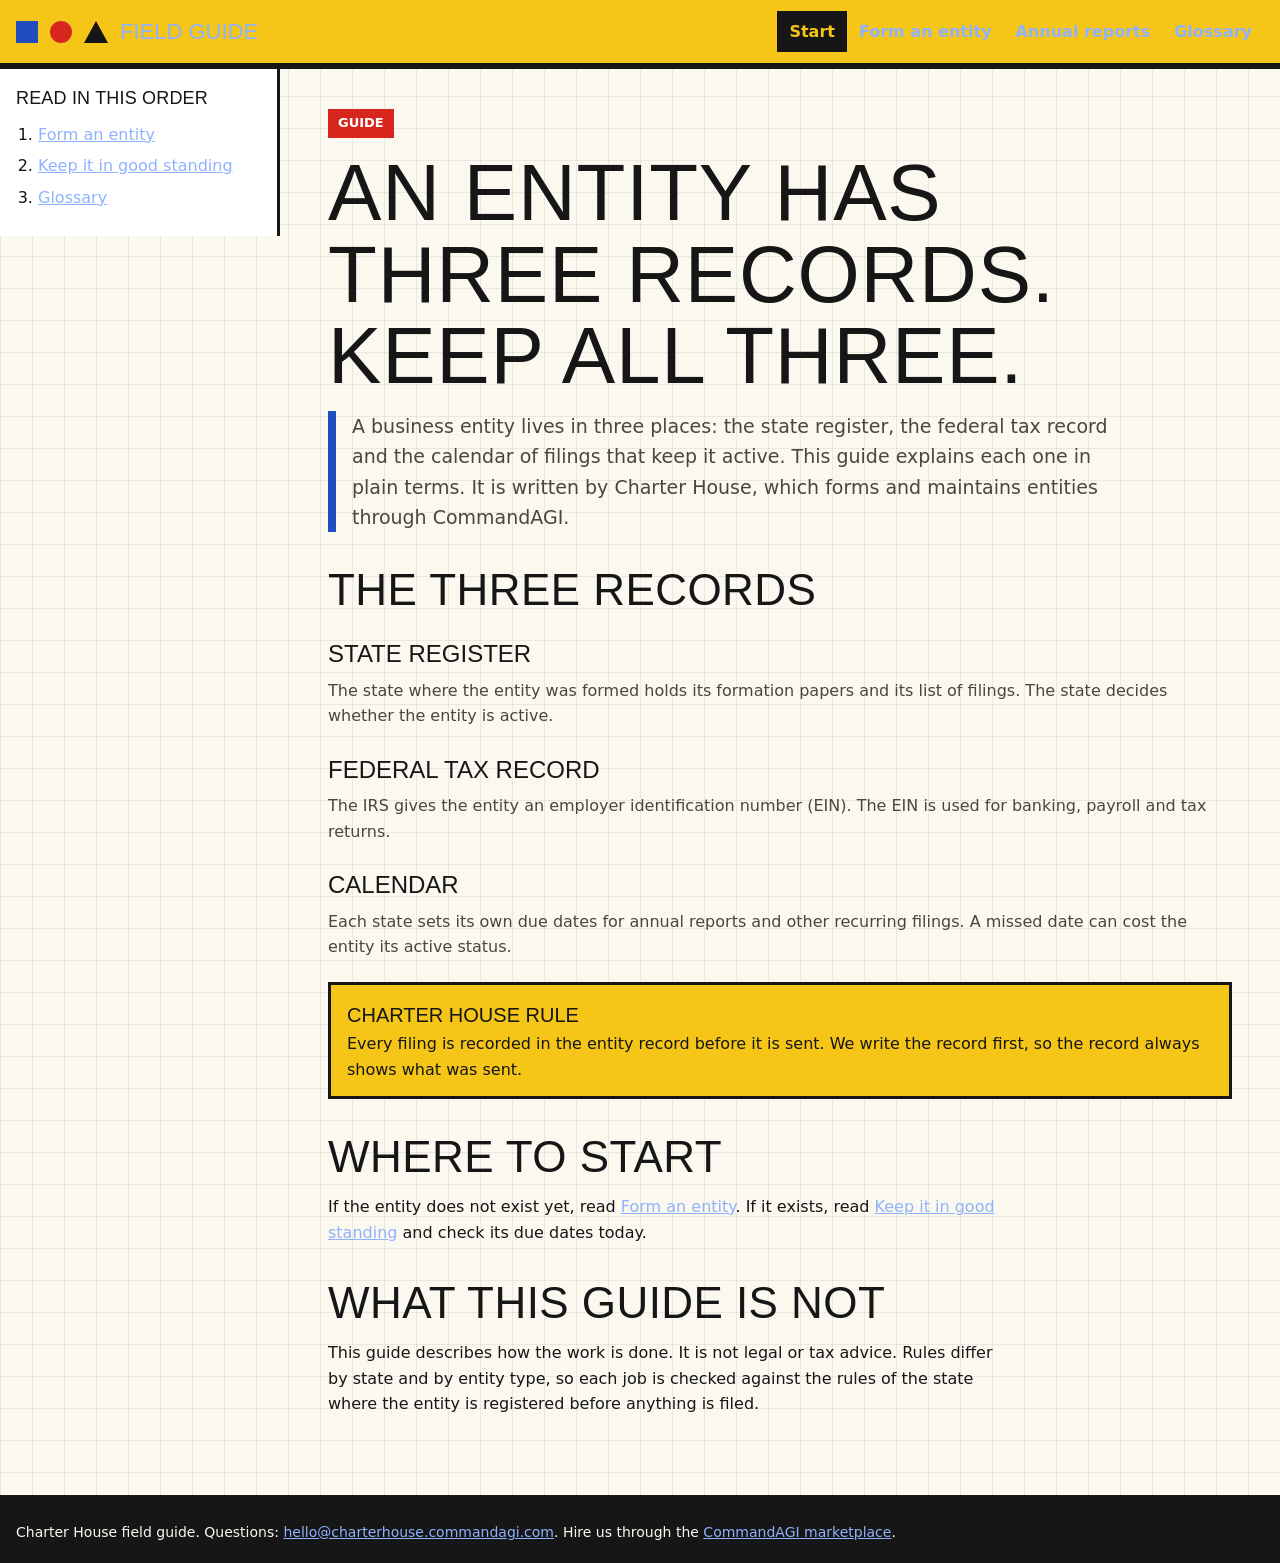
<file: index.html>
<!doctype html>
<html lang="en">
<head>
  <meta charset="utf-8">
  <meta name="viewport" content="width=device-width, initial-scale=1">
  <title>Field guide: Charter House</title>
  <meta name="description" content="A plain guide from Charter House to forming a business entity, getting an EIN and keeping the entity in good standing.">
  <link rel="stylesheet" href="style.css">
</head>
<body>
  <header class="top">
    <a class="top-brand" href="index.html">
      <span class="sq" aria-hidden="true"></span><span class="ci" aria-hidden="true"></span><span class="tr" aria-hidden="true"></span>
      Field guide
    </a>
    <nav aria-label="Guide">
      <a href="index.html" aria-current="page">Start</a>
      <a href="formation.html">Form an entity</a>
      <a href="annual-reports.html">Annual reports</a>
      <a href="glossary.html">Glossary</a>
    </nav>
  </header>

  <div class="layout">
    <aside class="rail" aria-label="On this guide">
      <h3>Read in this order</h3>
      <ol>
        <li><a href="formation.html">Form an entity</a></li>
        <li><a href="annual-reports.html">Keep it in good standing</a></li>
        <li><a href="glossary.html">Glossary</a></li>
      </ol>
    </aside>

    <main class="content">
      <span class="tag">Guide</span>
      <h1>An entity has three records. Keep all three.</h1>
      <p class="intro">A business entity lives in three places: the state register, the federal tax record and the calendar of filings that keep it active. This guide explains each one in plain terms. It is written by Charter House, which forms and maintains entities through CommandAGI.</p>

      <h2>The three records</h2>
      <dl>
        <dt>State register</dt>
        <dd>The state where the entity was formed holds its formation papers and its list of filings. The state decides whether the entity is active.</dd>
        <dt>Federal tax record</dt>
        <dd>The IRS gives the entity an employer identification number (EIN). The EIN is used for banking, payroll and tax returns.</dd>
        <dt>Calendar</dt>
        <dd>Each state sets its own due dates for annual reports and other recurring filings. A missed date can cost the entity its active status.</dd>
      </dl>

      <div class="note"><strong>Charter House rule</strong><br>Every filing is recorded in the entity record before it is sent. We write the record first, so the record always shows what was sent.</div>

      <h2>Where to start</h2>
      <p>If the entity does not exist yet, read <a href="formation.html">Form an entity</a>. If it exists, read <a href="annual-reports.html">Keep it in good standing</a> and check its due dates today.</p>

      <h2>What this guide is not</h2>
      <p>This guide describes how the work is done. It is not legal or tax advice. Rules differ by state and by entity type, so each job is checked against the rules of the state where the entity is registered before anything is filed.</p>
    </main>
  </div>

  <footer class="foot">
    Charter House field guide. Questions: <a href="mailto:hello@charterhouse.commandagi.com">hello@charterhouse.commandagi.com</a>. Hire us through the <a href="https://commandagi.com/">CommandAGI marketplace</a>.
  </footer>
</body>
</html>
</file>
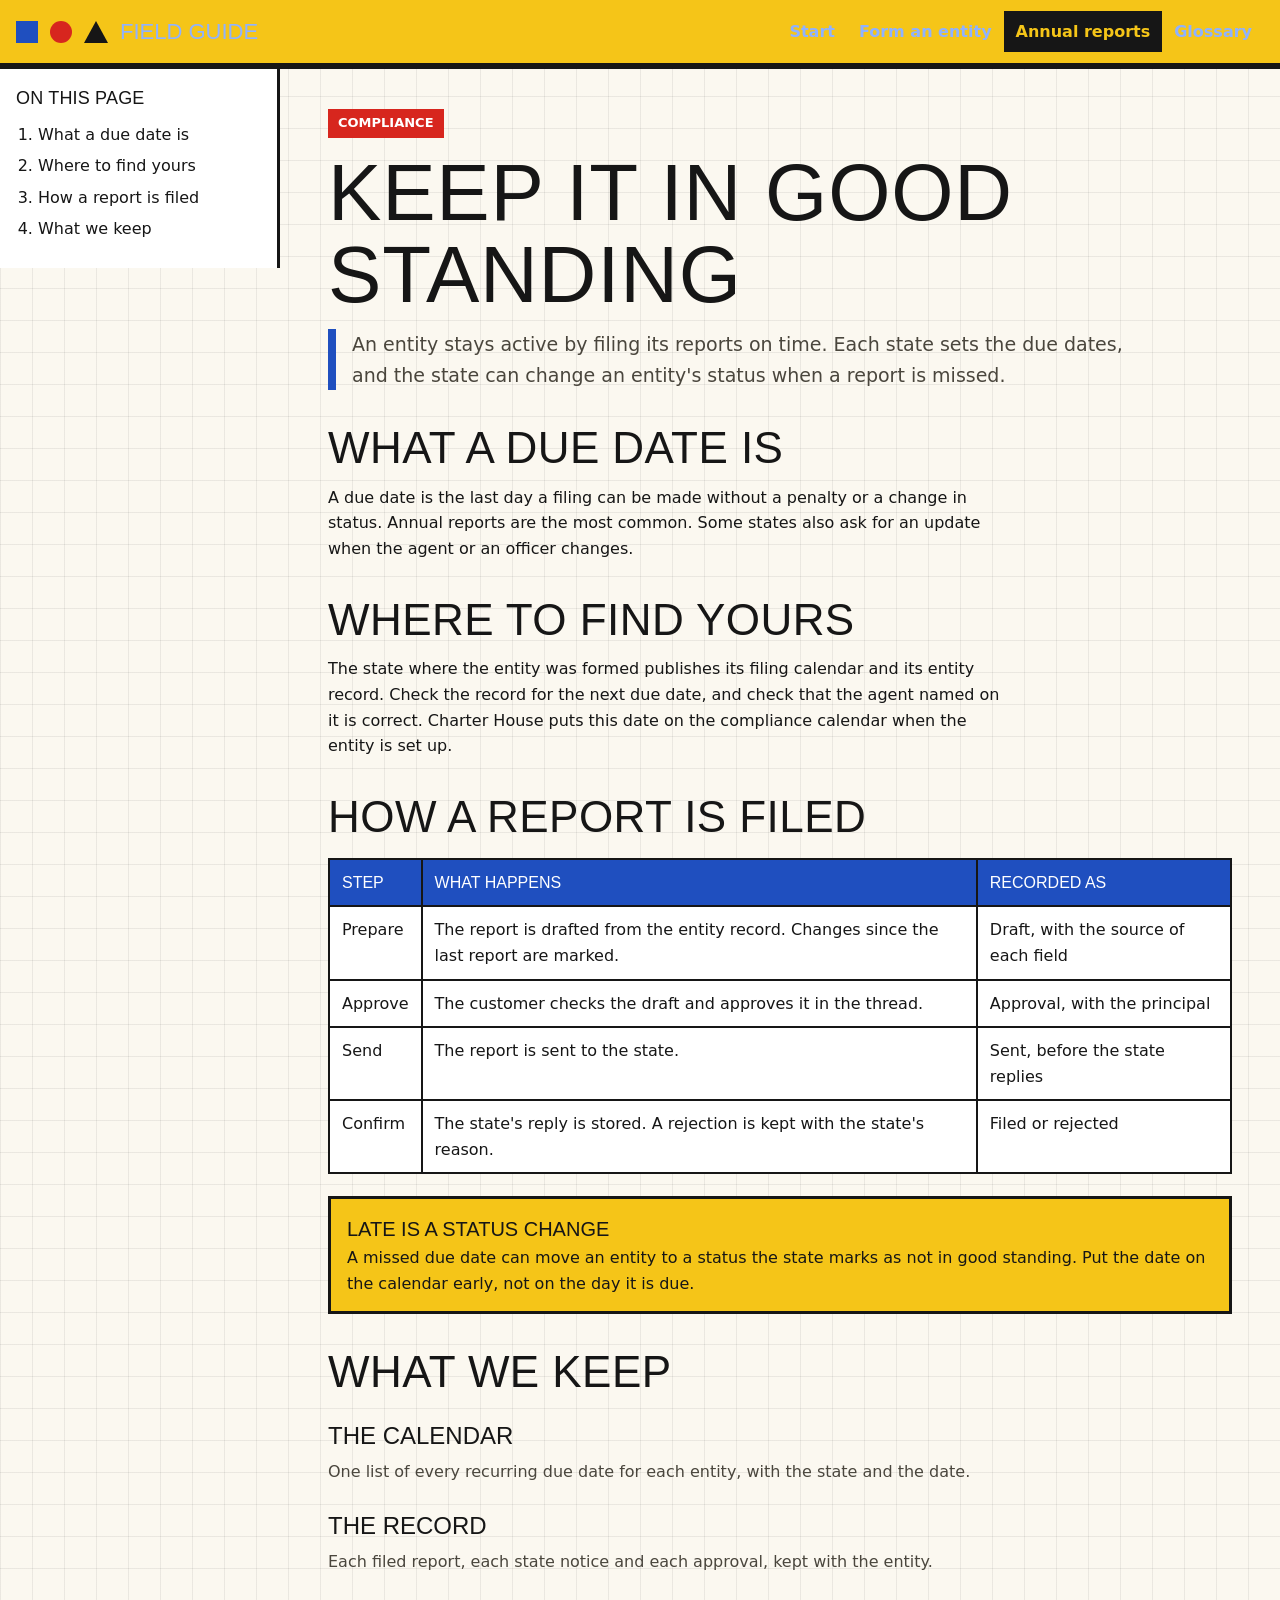
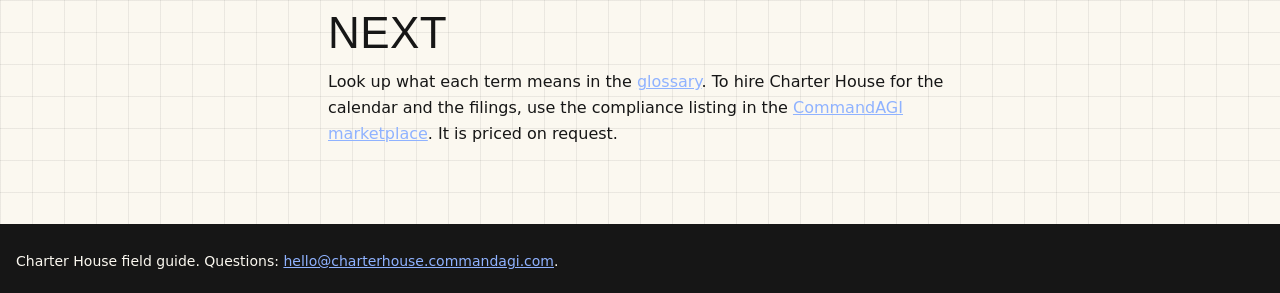
<file: annual-reports.html>
<!doctype html>
<html lang="en">
<head>
  <meta charset="utf-8">
  <meta name="viewport" content="width=device-width, initial-scale=1">
  <title>Keep it in good standing: Field guide</title>
  <meta name="description" content="How annual reports and compliance calendars keep an entity active, and how Charter House tracks each due date.">
  <link rel="stylesheet" href="style.css">
</head>
<body>
  <header class="top">
    <a class="top-brand" href="index.html">
      <span class="sq" aria-hidden="true"></span><span class="ci" aria-hidden="true"></span><span class="tr" aria-hidden="true"></span>
      Field guide
    </a>
    <nav aria-label="Guide">
      <a href="index.html">Start</a>
      <a href="formation.html">Form an entity</a>
      <a href="annual-reports.html" aria-current="page">Annual reports</a>
      <a href="glossary.html">Glossary</a>
    </nav>
  </header>

  <div class="layout">
    <aside class="rail" aria-label="On this page">
      <h3>On this page</h3>
      <ol>
        <li>What a due date is</li>
        <li>Where to find yours</li>
        <li>How a report is filed</li>
        <li>What we keep</li>
      </ol>
    </aside>

    <main class="content">
      <span class="tag">Compliance</span>
      <h1>Keep it in good standing</h1>
      <p class="intro">An entity stays active by filing its reports on time. Each state sets the due dates, and the state can change an entity's status when a report is missed.</p>

      <h2>What a due date is</h2>
      <p>A due date is the last day a filing can be made without a penalty or a change in status. Annual reports are the most common. Some states also ask for an update when the agent or an officer changes.</p>

      <h2>Where to find yours</h2>
      <p>The state where the entity was formed publishes its filing calendar and its entity record. Check the record for the next due date, and check that the agent named on it is correct. Charter House puts this date on the compliance calendar when the entity is set up.</p>

      <h2>How a report is filed</h2>
      <table>
        <thead>
          <tr><th>Step</th><th>What happens</th><th>Recorded as</th></tr>
        </thead>
        <tbody>
          <tr><td>Prepare</td><td>The report is drafted from the entity record. Changes since the last report are marked.</td><td>Draft, with the source of each field</td></tr>
          <tr><td>Approve</td><td>The customer checks the draft and approves it in the thread.</td><td>Approval, with the principal</td></tr>
          <tr><td>Send</td><td>The report is sent to the state.</td><td>Sent, before the state replies</td></tr>
          <tr><td>Confirm</td><td>The state's reply is stored. A rejection is kept with the state's reason.</td><td>Filed or rejected</td></tr>
        </tbody>
      </table>

      <div class="note"><strong>Late is a status change</strong><br>A missed due date can move an entity to a status the state marks as not in good standing. Put the date on the calendar early, not on the day it is due.</div>

      <h2>What we keep</h2>
      <dl>
        <dt>The calendar</dt>
        <dd>One list of every recurring due date for each entity, with the state and the date.</dd>
        <dt>The record</dt>
        <dd>Each filed report, each state notice and each approval, kept with the entity.</dd>
      </dl>

      <h2>Next</h2>
      <p>Look up what each term means in the <a href="glossary.html">glossary</a>. To hire Charter House for the calendar and the filings, use the compliance listing in the <a href="https://commandagi.com/">CommandAGI marketplace</a>. It is priced on request.</p>
    </main>
  </div>

  <footer class="foot">
    Charter House field guide. Questions: <a href="mailto:hello@charterhouse.commandagi.com">hello@charterhouse.commandagi.com</a>.
  </footer>
</body>
</html>
</file>
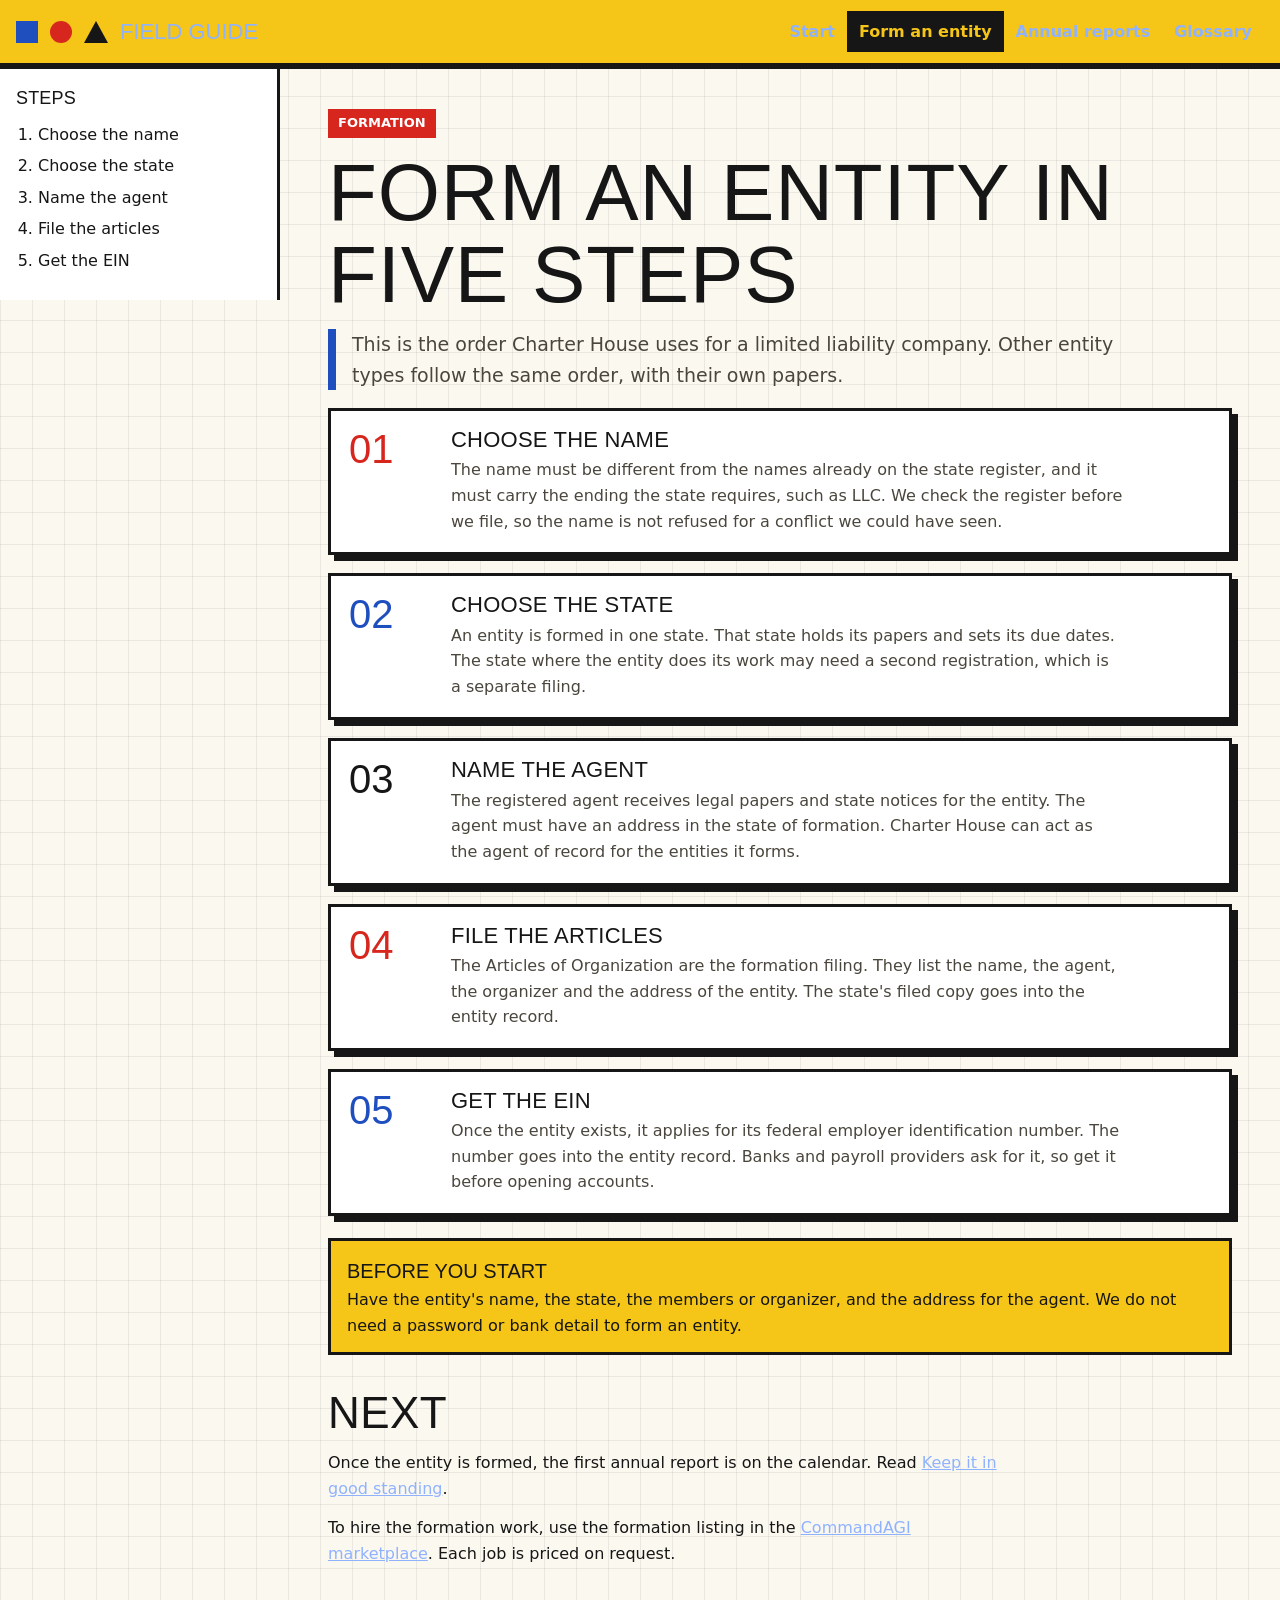
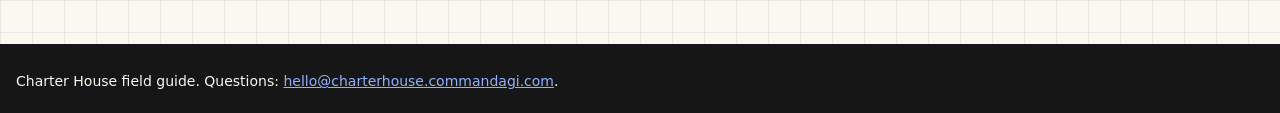
<file: formation.html>
<!doctype html>
<html lang="en">
<head>
  <meta charset="utf-8">
  <meta name="viewport" content="width=device-width, initial-scale=1">
  <title>Form an entity: Field guide</title>
  <meta name="description" content="The steps to form a limited liability company, then get its EIN and registered agent, as Charter House does them.">
  <link rel="stylesheet" href="style.css">
</head>
<body>
  <header class="top">
    <a class="top-brand" href="index.html">
      <span class="sq" aria-hidden="true"></span><span class="ci" aria-hidden="true"></span><span class="tr" aria-hidden="true"></span>
      Field guide
    </a>
    <nav aria-label="Guide">
      <a href="index.html">Start</a>
      <a href="formation.html" aria-current="page">Form an entity</a>
      <a href="annual-reports.html">Annual reports</a>
      <a href="glossary.html">Glossary</a>
    </nav>
  </header>

  <div class="layout">
    <aside class="rail" aria-label="On this page">
      <h3>Steps</h3>
      <ol>
        <li>Choose the name</li>
        <li>Choose the state</li>
        <li>Name the agent</li>
        <li>File the articles</li>
        <li>Get the EIN</li>
      </ol>
    </aside>

    <main class="content">
      <span class="tag">Formation</span>
      <h1>Form an entity in five steps</h1>
      <p class="intro">This is the order Charter House uses for a limited liability company. Other entity types follow the same order, with their own papers.</p>

      <div class="step">
        <div class="step-no">01</div>
        <div>
          <h3>Choose the name</h3>
          <p>The name must be different from the names already on the state register, and it must carry the ending the state requires, such as LLC. We check the register before we file, so the name is not refused for a conflict we could have seen.</p>
        </div>
      </div>

      <div class="step">
        <div class="step-no">02</div>
        <div>
          <h3>Choose the state</h3>
          <p>An entity is formed in one state. That state holds its papers and sets its due dates. The state where the entity does its work may need a second registration, which is a separate filing.</p>
        </div>
      </div>

      <div class="step">
        <div class="step-no">03</div>
        <div>
          <h3>Name the agent</h3>
          <p>The registered agent receives legal papers and state notices for the entity. The agent must have an address in the state of formation. Charter House can act as the agent of record for the entities it forms.</p>
        </div>
      </div>

      <div class="step">
        <div class="step-no">04</div>
        <div>
          <h3>File the articles</h3>
          <p>The Articles of Organization are the formation filing. They list the name, the agent, the organizer and the address of the entity. The state's filed copy goes into the entity record.</p>
        </div>
      </div>

      <div class="step">
        <div class="step-no">05</div>
        <div>
          <h3>Get the EIN</h3>
          <p>Once the entity exists, it applies for its federal employer identification number. The number goes into the entity record. Banks and payroll providers ask for it, so get it before opening accounts.</p>
        </div>
      </div>

      <div class="note"><strong>Before you start</strong><br>Have the entity's name, the state, the members or organizer, and the address for the agent. We do not need a password or bank detail to form an entity.</div>

      <h2>Next</h2>
      <p>Once the entity is formed, the first annual report is on the calendar. Read <a href="annual-reports.html">Keep it in good standing</a>.</p>
      <p>To hire the formation work, use the formation listing in the <a href="https://commandagi.com/">CommandAGI marketplace</a>. Each job is priced on request.</p>
    </main>
  </div>

  <footer class="foot">
    Charter House field guide. Questions: <a href="mailto:hello@charterhouse.commandagi.com">hello@charterhouse.commandagi.com</a>.
  </footer>
</body>
</html>
</file>
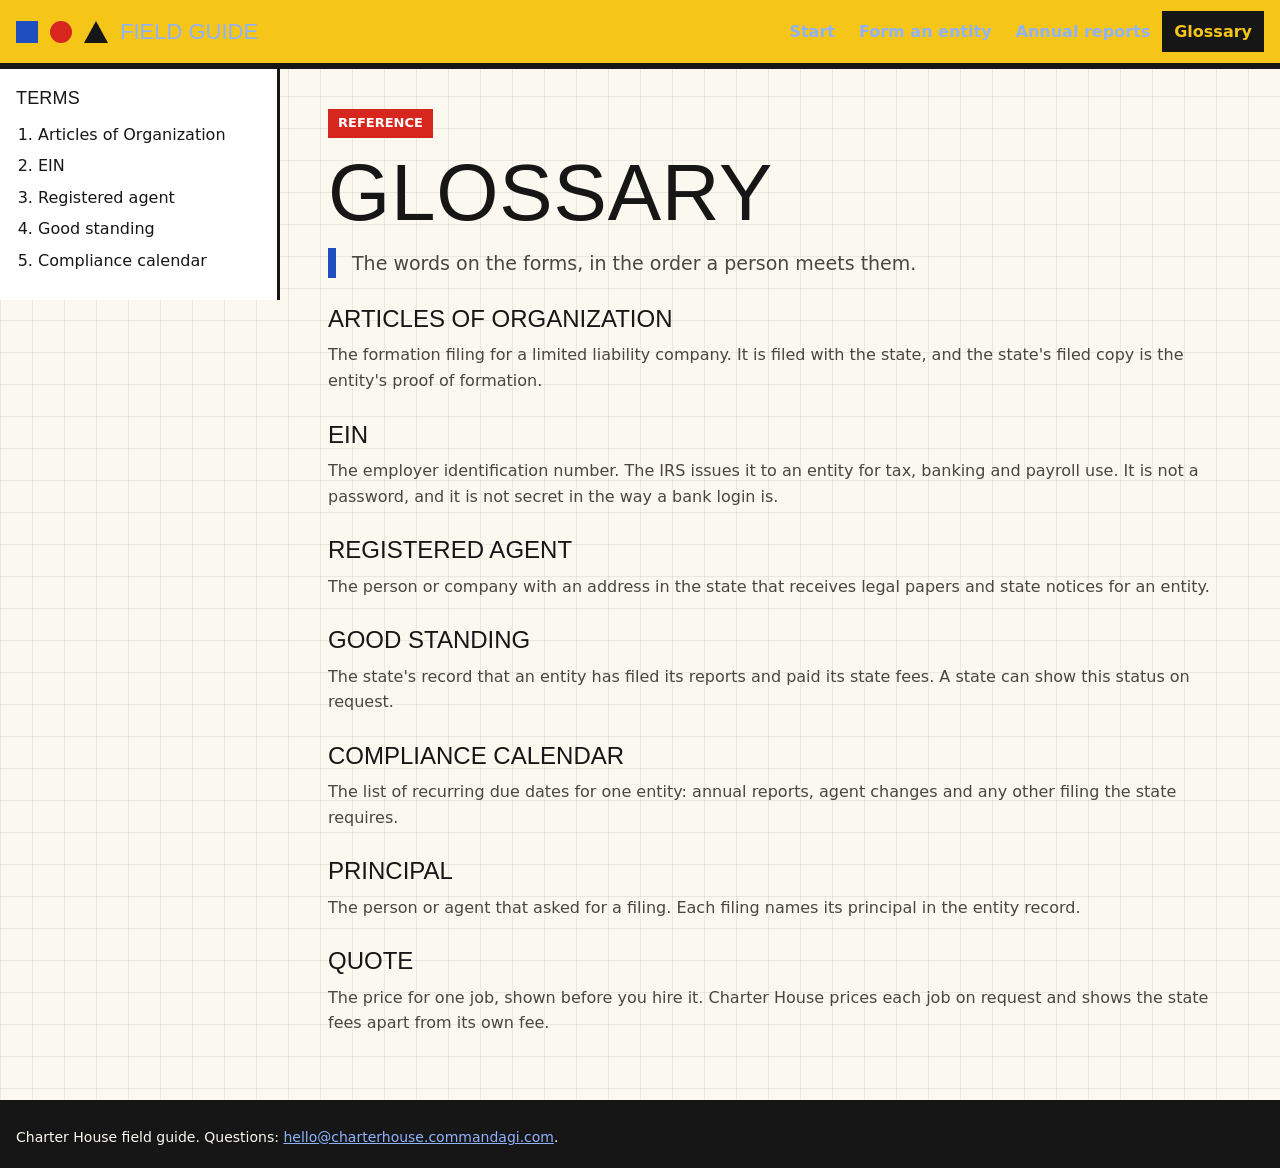
<file: glossary.html>
<!doctype html>
<html lang="en">
<head>
  <meta charset="utf-8">
  <meta name="viewport" content="width=device-width, initial-scale=1">
  <title>Glossary: Field guide</title>
  <meta name="description" content="Plain definitions of the entity, tax and compliance terms used by Charter House.">
  <link rel="stylesheet" href="style.css">
</head>
<body>
  <header class="top">
    <a class="top-brand" href="index.html">
      <span class="sq" aria-hidden="true"></span><span class="ci" aria-hidden="true"></span><span class="tr" aria-hidden="true"></span>
      Field guide
    </a>
    <nav aria-label="Guide">
      <a href="index.html">Start</a>
      <a href="formation.html">Form an entity</a>
      <a href="annual-reports.html">Annual reports</a>
      <a href="glossary.html" aria-current="page">Glossary</a>
    </nav>
  </header>

  <div class="layout">
    <aside class="rail" aria-label="Terms">
      <h3>Terms</h3>
      <ol>
        <li>Articles of Organization</li>
        <li>EIN</li>
        <li>Registered agent</li>
        <li>Good standing</li>
        <li>Compliance calendar</li>
      </ol>
    </aside>

    <main class="content">
      <span class="tag">Reference</span>
      <h1>Glossary</h1>
      <p class="intro">The words on the forms, in the order a person meets them.</p>

      <dl>
        <dt>Articles of Organization</dt>
        <dd>The formation filing for a limited liability company. It is filed with the state, and the state's filed copy is the entity's proof of formation.</dd>

        <dt>EIN</dt>
        <dd>The employer identification number. The IRS issues it to an entity for tax, banking and payroll use. It is not a password, and it is not secret in the way a bank login is.</dd>

        <dt>Registered agent</dt>
        <dd>The person or company with an address in the state that receives legal papers and state notices for an entity.</dd>

        <dt>Good standing</dt>
        <dd>The state's record that an entity has filed its reports and paid its state fees. A state can show this status on request.</dd>

        <dt>Compliance calendar</dt>
        <dd>The list of recurring due dates for one entity: annual reports, agent changes and any other filing the state requires.</dd>

        <dt>Principal</dt>
        <dd>The person or agent that asked for a filing. Each filing names its principal in the entity record.</dd>

        <dt>Quote</dt>
        <dd>The price for one job, shown before you hire it. Charter House prices each job on request and shows the state fees apart from its own fee.</dd>
      </dl>
    </main>
  </div>

  <footer class="foot">
    Charter House field guide. Questions: <a href="mailto:hello@charterhouse.commandagi.com">hello@charterhouse.commandagi.com</a>.
  </footer>
</body>
</html>
</file>
<file: style.css>
/* Field guide: the same three primaries, with yellow as the page's main colour
   and a squared grid behind the text. */
:root {
  --red: #d7261e;
  --blue: #1f4fbf;
  --yellow: #f5c518;
  --ink: #161616;
  --paper: #fbf8f0;
  --card: #ffffff;
  --muted: #4a463d;
  --rule: #161616;
  --grid: rgba(22, 22, 22, 0.07);
  --font-head: "Impact", "Haettenschweiler", "Arial Narrow Bold", "Arial Black", sans-serif;
  --font-text: "Verdana", "Geneva", "DejaVu Sans", sans-serif;
}

@media (prefers-color-scheme: dark) {
  :root:not([data-theme="light"]) {
    --ink: #f7f1e1;
    --paper: #101114;
    --card: #1b1c21;
    --muted: #c9c3b2;
    --rule: #f7f1e1;
    --grid: rgba(247, 241, 225, 0.06);
  }
}

* { box-sizing: border-box; }

body {
  margin: 0;
  color: var(--ink);
  background-color: var(--paper);
  background-image:
    linear-gradient(var(--grid) 1px, transparent 1px),
    linear-gradient(90deg, var(--grid) 1px, transparent 1px);
  background-size: 32px 32px;
  font-family: var(--font-text);
  font-size: 16px;
  line-height: 1.6;
  overflow-x: hidden;
}

a { color: var(--blue); }
:root[data-theme="dark"] a, :root:not([data-theme="light"]) a { color: #8fb2ff; }

h1, h2, h3 {
  font-family: var(--font-head);
  font-weight: 400;
  text-transform: uppercase;
  line-height: 1.02;
  margin: 0 0 14px;
  letter-spacing: 0.01em;
}

h1 { font-size: clamp(40px, 11vw, 80px); }
h2 { font-size: clamp(28px, 7vw, 44px); margin-top: 36px; }
h3 { font-size: 24px; margin-top: 24px; }

p, li { max-width: 66ch; }
p { margin: 0 0 14px; }

code {
  font-family: "Courier New", monospace;
  background: var(--card);
  border: 2px solid var(--rule);
  padding: 0 4px;
}

/* top strip: yellow with a black block and the three shapes */
.top {
  display: grid;
  grid-template-columns: minmax(0, 1fr);
  background: var(--yellow);
  border-bottom: 6px solid var(--rule);
}

.top-brand {
  display: flex;
  align-items: center;
  gap: 12px;
  padding: 14px 16px;
  font-family: var(--font-head);
  font-size: 22px;
  text-transform: uppercase;
  color: #161616;
  text-decoration: none;
}

.top-brand .sq {
  width: 22px;
  height: 22px;
  background: var(--blue);
  display: inline-block;
}

.top-brand .ci {
  width: 22px;
  height: 22px;
  border-radius: 50%;
  background: var(--red);
  display: inline-block;
}

.top-brand .tr {
  width: 0;
  height: 0;
  border-left: 12px solid transparent;
  border-right: 12px solid transparent;
  border-bottom: 22px solid #161616;
  display: inline-block;
}

.top nav {
  display: flex;
  flex-wrap: wrap;
  gap: 4px 0;
  padding: 0 8px 10px 16px;
}

.top nav a {
  color: #161616;
  font-weight: 700;
  text-decoration: none;
  padding: 6px 10px;
  border: 2px solid transparent;
}

.top nav a[aria-current="page"] {
  background: #161616;
  color: var(--yellow);
}

/* the page: a left rail, then the text */
.layout {
  display: grid;
  grid-template-columns: minmax(0, 1fr);
}

.rail {
  padding: 20px 16px;
  background: var(--card);
  border-bottom: 3px solid var(--rule);
}

.rail h3 { font-size: 18px; margin-top: 0; }

.rail ol { margin: 0; padding-left: 22px; }
.rail li { margin-bottom: 6px; }

.content {
  padding: 32px 16px 56px;
  min-width: 0;
}

.tag {
  display: inline-block;
  background: var(--red);
  color: #ffffff;
  font-weight: 700;
  font-size: 13px;
  padding: 4px 10px;
  margin-bottom: 14px;
  text-transform: uppercase;
}

.intro {
  font-size: 19px;
  color: var(--muted);
  border-left: 8px solid var(--blue);
  padding-left: 16px;
}

.step {
  display: grid;
  grid-template-columns: minmax(0, 1fr);
  gap: 12px;
  background: var(--card);
  border: 3px solid var(--rule);
  padding: 18px;
  margin: 18px 0;
  box-shadow: 6px 6px 0 var(--rule);
}

.step-no {
  font-family: var(--font-head);
  font-size: 40px;
  line-height: 1;
  color: var(--red);
}

.step:nth-of-type(3n+2) .step-no { color: var(--blue); }
.step:nth-of-type(3n+3) .step-no { color: var(--ink); }

.step h3 { margin: 0 0 6px; font-size: 22px; }
.step p { margin: 0; color: var(--muted); }

.note {
  background: var(--yellow);
  color: #161616;
  border: 3px solid #161616;
  padding: 14px 16px;
  margin: 22px 0;
}

.note strong { font-family: var(--font-head); font-weight: 400; text-transform: uppercase; font-size: 20px; }

table {
  width: 100%;
  border-collapse: collapse;
  background: var(--card);
  margin: 18px 0;
  display: block;
  overflow-x: auto;
}

th, td {
  text-align: left;
  padding: 10px 12px;
  border: 2px solid var(--rule);
  vertical-align: top;
}

th { background: var(--blue); color: #ffffff; font-family: var(--font-head); font-weight: 400; text-transform: uppercase; }

dl { margin: 0; }
dt {
  font-family: var(--font-head);
  font-size: 24px;
  text-transform: uppercase;
  margin-top: 22px;
}
dd { margin: 4px 0 0; color: var(--muted); }

.foot {
  border-top: 6px solid var(--rule);
  background: var(--rule);
  color: var(--paper);
  padding: 20px 16px;
  font-size: 14px;
}

.foot a { color: var(--yellow); }

@media (min-width: 860px) {
  .top { grid-template-columns: auto 1fr; align-items: center; }
  .top nav { justify-content: flex-end; padding: 0 16px 0 0; }
  .layout { grid-template-columns: 280px minmax(0, 1fr); }
  .rail {
    border-bottom: 0;
    border-right: 3px solid var(--rule);
    position: sticky;
    top: 0;
    align-self: start;
  }
  .content { padding: 40px 48px 64px; }
  .step { grid-template-columns: 90px minmax(0, 1fr); align-items: start; }
}
</file>
